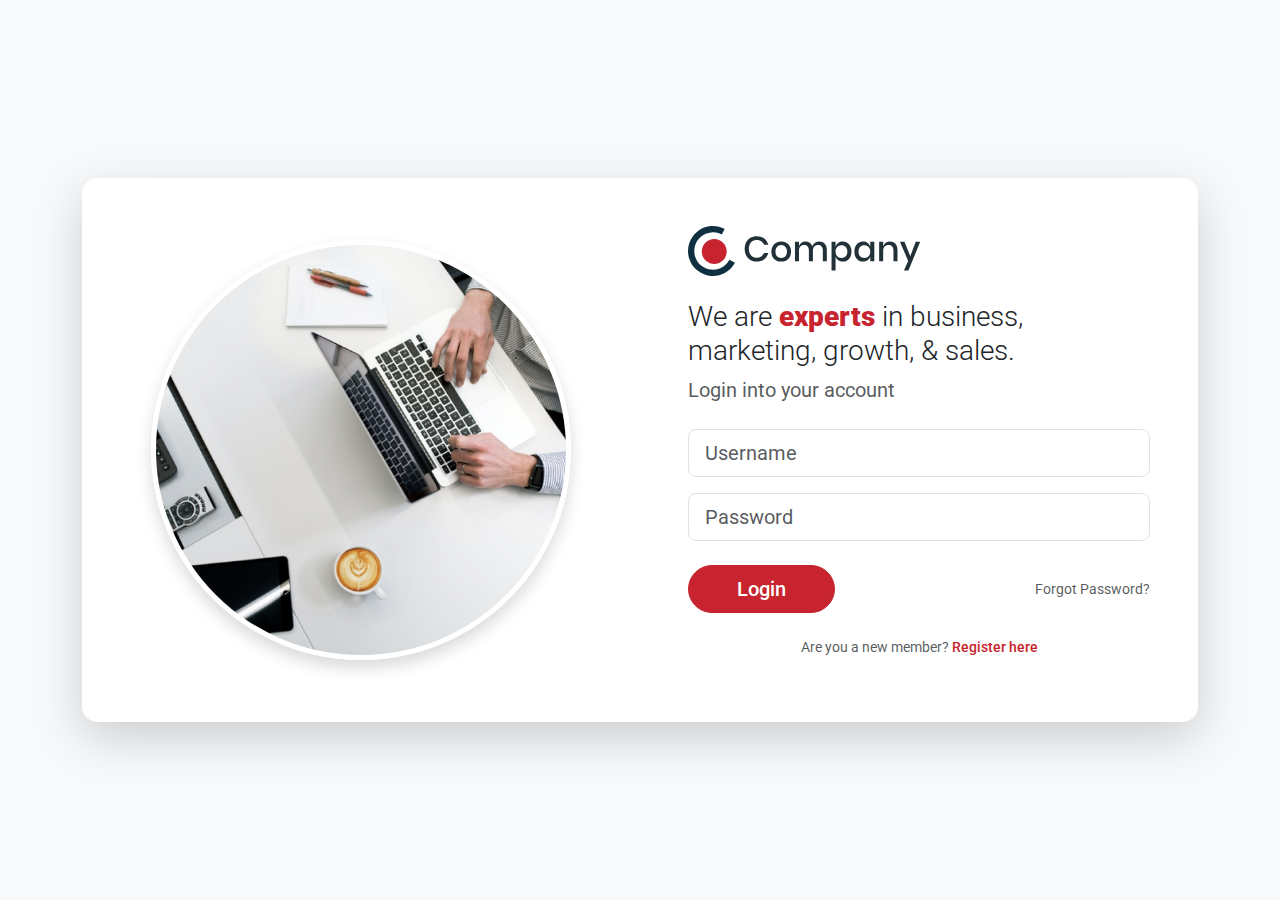
<file: HTML-TrainingAssignment/index.html>
<!DOCTYPE html>
<html lang="en">

<head>
    <meta charset="UTF-8">
    <meta name="viewport" content="width=device-width, initial-scale=1.0">
    <title>Login Page</title>

    <link href="https://cdn.jsdelivr.net/npm/bootstrap@5.3.3/dist/css/bootstrap.min.css" rel="stylesheet">

    <link href="https://fonts.googleapis.com/css2?family=Roboto:wght@300;400;500;700;900&display=swap" rel="stylesheet">

    <link rel="stylesheet" href="css/style.css">
</head>

<body>

    <div class="login-wrapper min-vh-100 d-flex align-items-center bg-light">
        <div class="container">
            <div class="row g-0 shadow-lg rounded-4 overflow-hidden">

                <div
                    class="col-lg-6 bg-white d-flex align-items-center justify-content-center p-4 p-md-5 order-lg-1 order-1">
                    <div class="hero-image-wrapper">
                        <img src="./images/hero-image.png" alt="Business professional"
                            class="img-fluid rounded-circle border border-5 border-white shadow">
                    </div>
                </div>

                <div class="col-lg-6 bg-white d-flex align-items-sm-center p-4 p-md-5 order-lg-2 order-2 ">
                    <div class="w-100">
                        <div class="text-icon-wrapper">
                            <img src="./images/logo.svg" alt="Company Logo" class="mb-4" height="50">

                            <h1 class="fw-light fs-3 text-dark mb-2 ">
                                We are <span class="fw-black text-danger">experts</span> in business,<br>
                                marketing, growth, & sales.
                            </h1>

                        </div>

                        <p class="text-muted fs-5 mb-4">Login into your account</p>
                        <form>
                            <div class="mb-3">
                                <input type="text" class="form-control form-control-lg" placeholder="Username" required>
                            </div>
                            <div class="mb-4">
                                <input type="password" class="form-control form-control-lg" placeholder="Password"
                                    required>
                            </div>

                            <div
                                class="d-flex flex-column flex-sm-row justify-content-between align-items-sm-center gap-3 mb-4">
                                <button type="submit" class="btn btn-danger btn-lg rounded-pill px-5 fw-medium">
                                    Login
                                </button>
                                <a href="#" class="text-muted text-decoration-none small">Forgot Password?</a>
                            </div>

                            <p class="text-center text-muted small">
                                Are you a new member? <a href="#"
                                    class="text-danger text-decoration-none fw-medium">Register here</a>
                            </p>
                        </form>
                    </div>
                </div>
            </div>
        </div>
    </div>

    <script src="./js/bootstrap.bundle.min.js"></script>
</body>

</html>
</file>
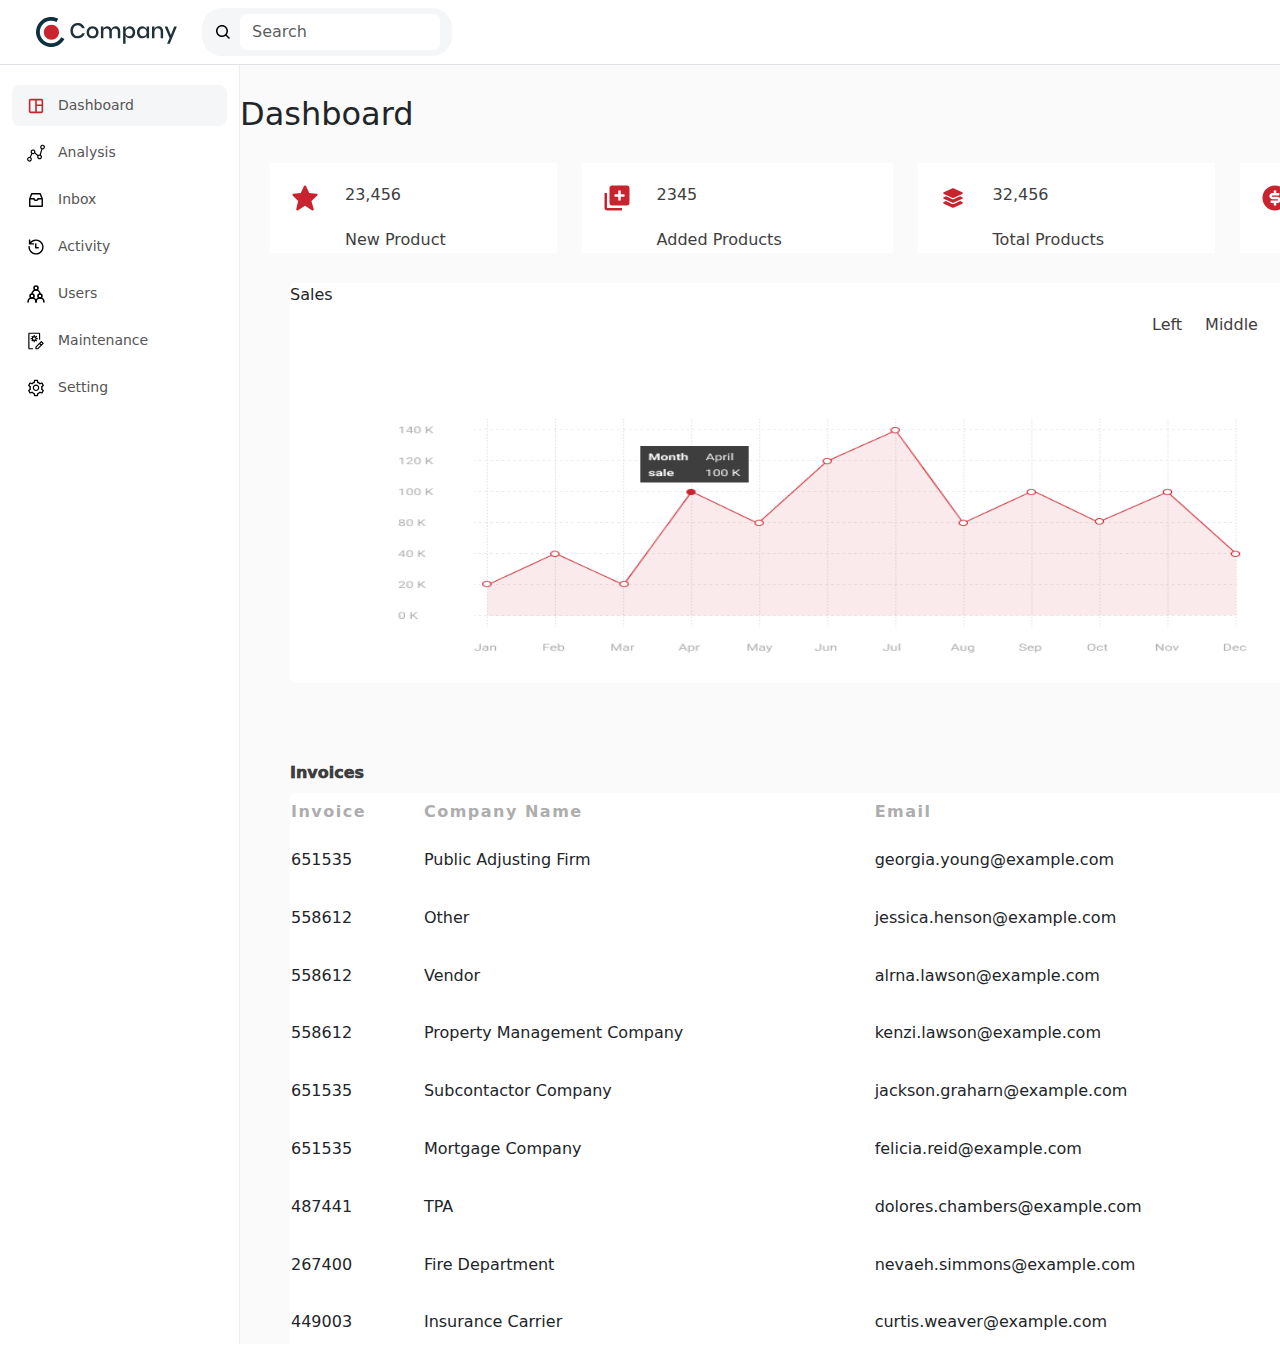
<file: HTML Training Assignment/check.html>
<!doctype html>
<html lang="en">

<head>
  <meta charset="utf-8">
  <meta name="viewport" content="width=device-width, initial-scale=1">
  <link rel="stylesheet" href="./css/style1.css">
  <link href="https://cdn.jsdelivr.net/npm/bootstrap@5.3.8/dist/css/bootstrap.min.css" rel="stylesheet">

  <title>Navbar</title>
  <script defer src="https://cdn.jsdelivr.net/npm/bootstrap@5.3.8/dist/js/bootstrap.bundle.min.js"></script>

</head>

<body>

  <nav class="navbar navbar-expand-lg bg-white border-bottom px-4">
    <div class="container-fluid">


      <div class="d-flex align-items-center gap-3">
        <button class="navbar-toggler" type="button" data-bs-toggle="collapse" data-bs-target="#navbarNav">
          <span class="navbar-toggler-icon"></span>
        </button>

        <a href="#"> <img src="./images/header-logo.svg" alt="logo" height="30"></a>

      </div>


      <div class="collapse navbar-collapse" id="navbarNav">
        <form class="d-flex align-items-center ms-4 search-box">
          <img src="./images/search-icon.svg" alt="!" height="18" class="me-2">
          <input class="form-control border-0 shadow-none" type="search" placeholder="Search">
        </form>


        <ul class="navbar-nav ms-auto align-items-center gap-4">
          <li class="nav-item position-relative">
            <img src="./images/notification-icon.svg" alt="!" height="22">
            <span class="notification-dot"></span>
          </li>

          <li class="nav-item dropdown">
            <a class="nav-link dropdown-toggle d-flex align-items-center gap-2" href="#" role="button"
              data-bs-toggle="dropdown">
              <img src="./images/profile.png" alt="!" height="32" class="rounded-circle">
              <span>John Doe</span>
            </a>
            <ul class="dropdown-menu dropdown-menu-end">
              <li><a class="dropdown-item" href="#">My Profile</a></li>
              <li><a class="dropdown-item" href="#">Log Out</a></li>
            </ul>
          </li>
        </ul>
      </div>

    </div>
  </nav>
  <div class="layout">
    <aside class="sidebar">
      <ul class="sidebar-menu">
        <li class="active">
          <img src="./images/dashboard-active.svg" alt="!">
          <span>Dashboard</span>
        </li>
        <li>
          <img src="./images/graph-default.svg" alt="!">
          <span>Analysis</span>
        </li>
        <li>
          <img src="./images/inbox-default.svg" alt="!">
          <span>Inbox</span>
        </li>
        <li>
          <img src="./images/clock-default.svg" alt="!">
          <span>Activity</span>
        </li>
        <li>
          <img src="./images/user-default.svg" alt="!">
          <span>Users</span>
        </li>
        <li>
          <img src="./images/maintenance-default.svg" alt="!">
          <span>Maintenance</span>
        </li>
        <li>
          <img src="./images/setting-default.svg" alt="!">
          <span>Setting</span>
        </li>
      </ul>
    </aside>
    <main>
      <div class="top-heading">
        <h2>Dashboard</h2>
      </div>
      <div class="market-numbers">
        <div class="mar12">
          <div>
          <img src="./images/star.svg" alt="!">
        </div>
        <div class="mar123">
          <p>23,456</p>
          <p>New Product</p>
        </div>
        </div>
        <div class="mar12">
          <div>
          <img src="./images/new-product.svg" alt="!">
        </div>
        <div class="mar123">
          <p>2345</p>
          <p>Added Products</p>
        </div>
        </div>
        <div class="mar12">
          <div>
          <img src="./images/total-product.svg" alt="!">
        </div>
        <div class="mar123">
          <p>32,456</p>
          <p>Total Products</p>
        </div>
        </div>
        <div class="mar12">
          <div>
          <img src="./images/dollar-filled.svg" alt="">
        </div>
          <div class="mar123">
            <p>5678</p>
            <p>Today's Sales</p>
          </div>
        </div>
        <div class="mar12">
          <div>
          <img src="./images/money-bag.svg" alt="!">
        </div>
        <div class="mar123">
          <p>3,35,342</p>
          <p>Total Sale</p>
        </div>
        </div>
      </div>
      <div class="charts">
        <div class="chart1">
          <span>Sales</span>
          <div class="btn-group" role="group" aria-label="Basic example" style="margin-left: 850px;">
            <button type="button" class="btn btn-secondary">Left</button>
            <button type="button" class="btn btn-secondary">Middle</button>
            <button type="button" class="btn btn-secondary">Right</button>
          </div>
          
          <img src="./images/data-graph.png" alt="!">
        </div>
        <div class="chart2">
          <p>Sales By Country</p>
          <img src="./images/pie-chart.svg" alt="!">
        </div>
      </div>
      <table>
        <caption
          style="text-align:left; caption-side: top; font-weight: 1000;  font-size: medium; letter-spacing: 0px;   color: #3E3E3E;">
          Invoices</caption>
        <tr>
          <th>Invoice</th>
          <th>Company Name</th>
          <th>Email</th>
          <th>Due Date</th>
          <th>Status</th>
          <th>Amount</th>
        </tr>
        <tr>
          <td>651535</td>
          <td>Public Adjusting Firm</td>
          <td>georgia.young@example.com</td>
          <td>24 May,2020</td>
          <td><button type="button" class="btn btn-outline-success">Paid</button></td>
          <td>$45,800</td>
        </tr>
        <tr>
          <td>558612</td>
          <td>Other</td>
          <td>jessica.henson@example.com</td>
          <td>24 May,2020</td>
          <td><button type="button" class="btn btn-outline-success">Paid</button></td>
          <td>$98,000</td>
        </tr>
        <tr>
          <td>558612</td>
          <td>Vendor</td>
          <td>alrna.lawson@example.com</td>
          <td>8 Sep,2020</td>
          <td><button type="button" class="btn btn-outline-success">Paid</button></td>
          <td>$20,900</td>
        </tr>
        <tr>
          <td>558612</td>
          <td>Property Management Company</td>
          <td>kenzi.lawson@example.com</td>
          <td>22 Oct,2020</td>
          <td><button type="button" class="btn btn-outline-success">Paid</button></td>
          <td>$10,570</td>
        </tr>
        <tr>
          <td>651535</td>
          <td>Subcontactor Company</td>
          <td>jackson.graharn@example.com</td>
          <td>1 Feb,2020</td>
          <td><button type="button" class="btn btn-outline-danger">Failed</button></td>
          <td>$10,200</td>
        </tr>
        <tr>
          <td>651535</td>
          <td>Mortgage Company</td>
          <td>felicia.reid@example.com</td>
          <td>22 Oct,2020</td>
          <td> <button type="button" class="btn btn-outline-secondary">Pending</button></td>
          <td>$12,600</td>
        </tr>
        <tr>
          <td>487441</td>
          <td>TPA</td>
          <td>dolores.chambers@example.com</td>
          <td>21 Sep,2020</td>
          <td><button type="button" class="btn btn-outline-success">Paid</button></td>
          <td>$11,170</td>
        </tr>
        <tr>
          <td>267400</td>
          <td>Fire Department</td>
          <td>nevaeh.simmons@example.com</td>
          <td>17 Oct,2020</td>
          <td><button type="button" class="btn btn-outline-danger">Failed</button></td>
          <td>$28,000</td>
        </tr>
        <tr>
          <td>449003</td>
          <td>Insurance Carrier</td>
          <td>curtis.weaver@example.com</td>
          <td>21 Sep,2020</td>
          <td><button type="button" class="btn btn-outline-success">Paid</button></td>
          <td>$10,000</td>
        </tr>
      </table>
    </main>

  </div>
</body>

</html>
</file>
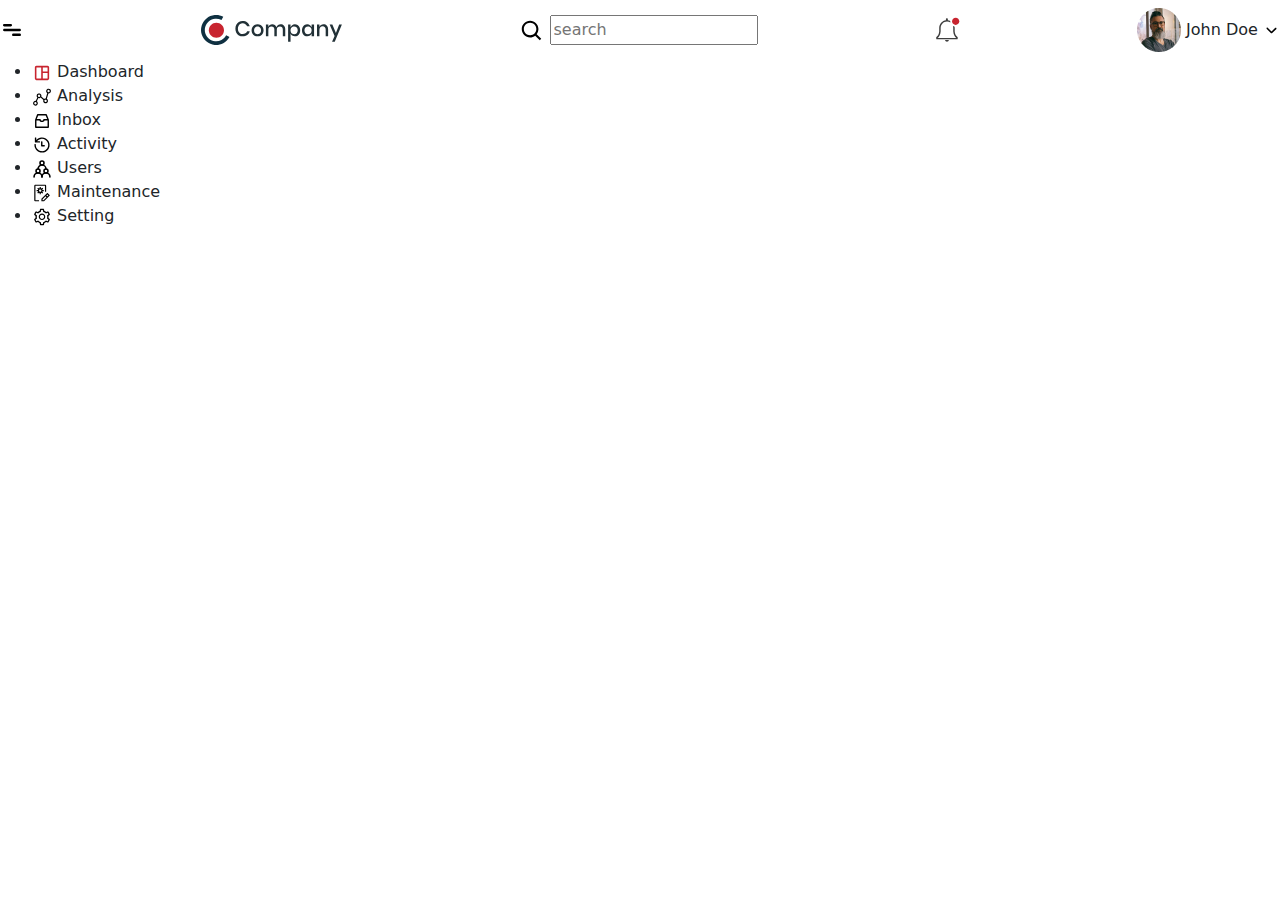
<file: HTML Training Assignment/dashboard.html>
<!DOCTYPE html>
<html lang="en">

<head>
    <meta charset="UTF-8">
    <meta name="viewport" content="width=device-width, initial-scale=1.0">
    <title>Dashboard</title>
    <link rel="stylesheet" href="./css/bootstrap.min.css">
</head>

<body>
    <div class="dashboard">

        <header class="navbar">
            <div class="menu#">
                <img src="./images/menu-bar.svg" alt="@">
            </div>
            <div class="logo">
                <img src="./images/header-logo.svg" alt="#">
            </div>
            <div class="search">
                <img src="./images/search-icon.svg" alt="$" height="25px" width="25px">
                <input type="text" placeholder="search">
            </div>
            <div class="notification1">
                <img src="./images/notification-icon.svg" alt="^">
            </div>
            <div class="profile">
                <img src="./images/profile.png" alt="*">
                <span>John Doe</span>
                <img src="./images/downward-arrow.svg" alt="&">
            </div>

        </header>
        <aside class="sidebar">
            <ul>
                <li>
                    <img src="./images/dashboard-active.svg" alt="" height="20px" width="20px">
                    <span>Dashboard</span>
                </li>
                <li>
                    <img src="./images/graph-default.svg" alt="" height="20px" width="20px">
                    <span>Analysis</span>
                </li>
                <li>
                    <img src="./images/inbox-default.svg" alt="" height="20px" width="20px">
                    <span>Inbox</span>
                </li>
                <li>
                    <img src="./images/clock-default.svg" alt="" height="20px" width="20px">
                    <span>Activity</span>
                </li>
                <li>
                    <img src="./images/user-default.svg" alt="" width="20px" height="20px">
                    <span>Users</span>
                </li>
                <li>
                    <img src="./images/maintenance-default.svg" alt="" height="20px" width="20px">
                    <span>Maintenance</span>
                </li>
                <li>
                    <img src="./images/setting-default.svg" alt="" height="20px" height="20px">
                    <span>Setting</span>
                </li>
            </ul>
        </aside>


    </div>

</body>

</html>
</file>
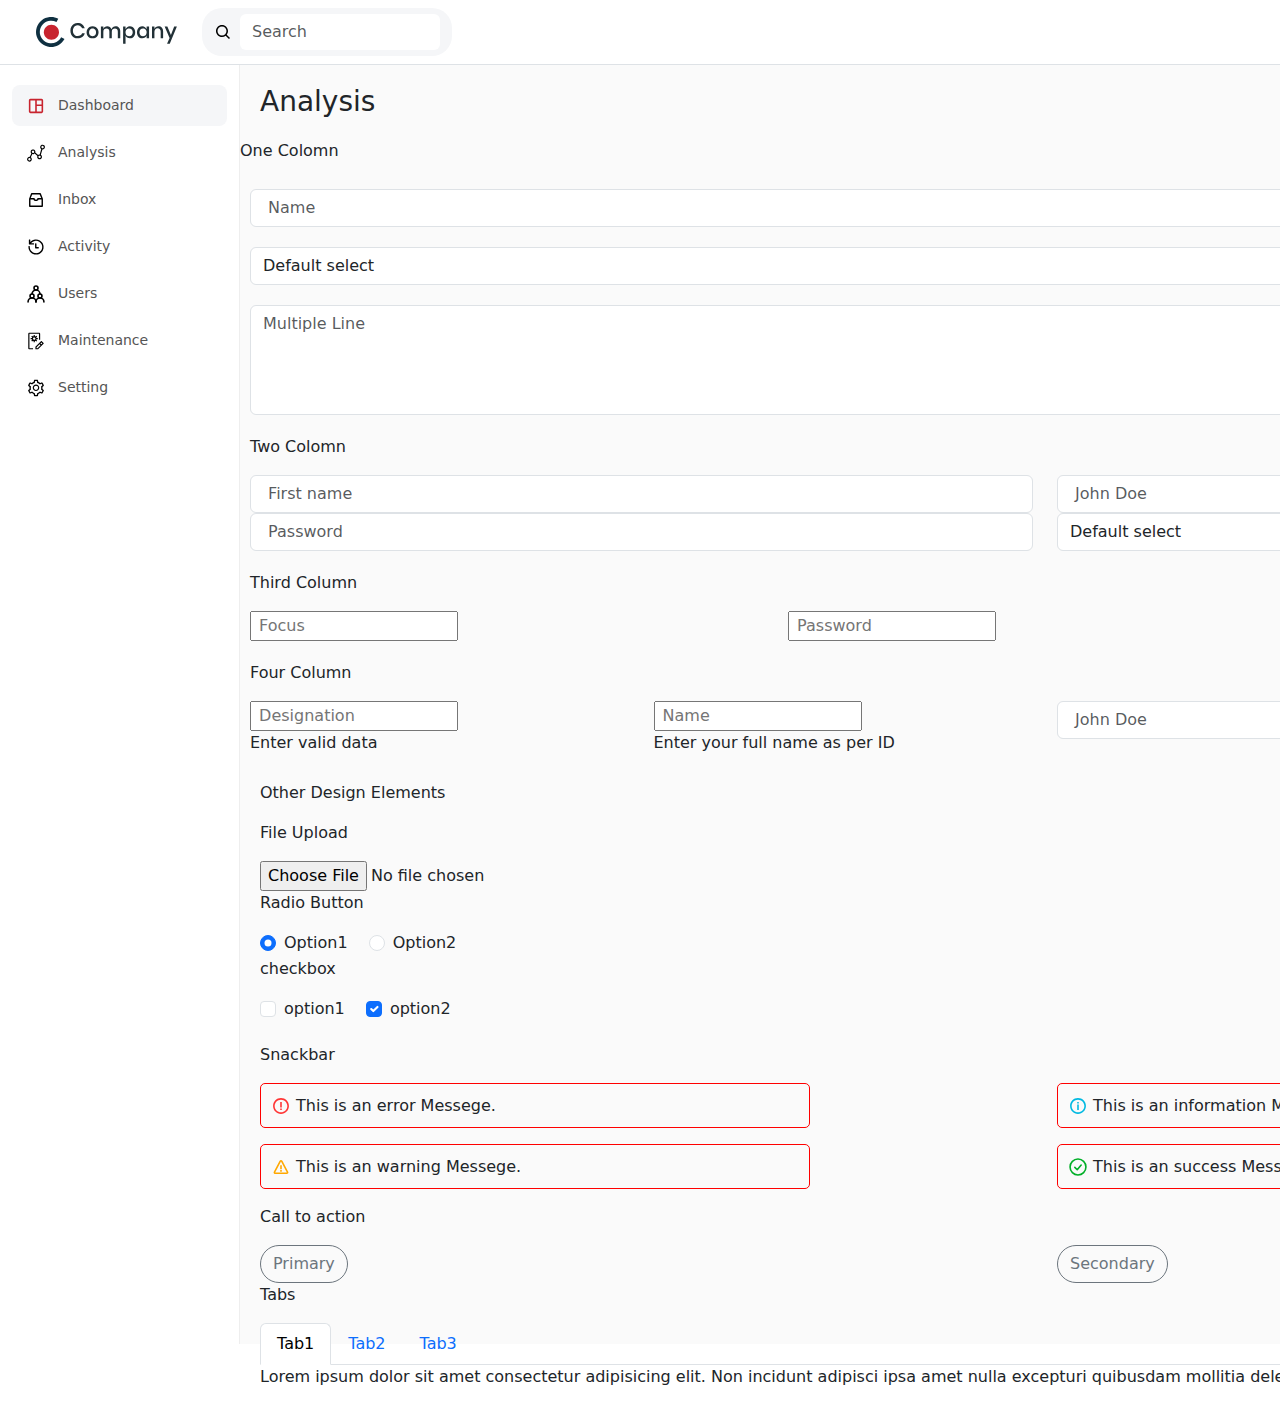
<file: HTML Training Assignment/innerpage.html>
<!DOCTYPE html>
<html lang="en">

<head>
    <meta charset="UTF-8">
    <meta name="viewport" content="width=device-width, initial-scale=1.0">
    <title>innerpage</title>
    <link rel="stylesheet" href="./css/style1.css">
    <link href="https://cdn.jsdelivr.net/npm/bootstrap@5.3.8/dist/css/bootstrap.min.css" rel="stylesheet">
    <script defer src="https://cdn.jsdelivr.net/npm/bootstrap@5.3.8/dist/js/bootstrap.bundle.min.js"></script>
</head>

<body>
    <nav class="navbar navbar-expand-lg bg-white border-bottom px-4">
        <div class="container-fluid">


            <div class="d-flex align-items-center gap-3">
                <button class="navbar-toggler" type="button" data-bs-toggle="collapse" data-bs-target="#navbarNav">
                    <span class="navbar-toggler-icon"></span>
                </button>

                <a href="#"> <img src="./images/header-logo.svg" alt="logo" height="30"></a>

            </div>


            <div class="collapse navbar-collapse" id="navbarNav">
                <form class="d-flex align-items-center ms-4 search-box">
                    <img src="./images/search-icon.svg" alt="!" height="18" class="me-2">
                    <input class="form-control border-0 shadow-none" type="search" placeholder="Search">
                </form>


                <ul class="navbar-nav ms-auto align-items-center gap-4">
                    <li class="nav-item position-relative">
                        <img src="./images/notification-icon.svg" alt="!" height="22">
                        <span class="notification-dot"></span>
                    </li>

                    <li class="nav-item dropdown">
                        <a class="nav-link dropdown-toggle d-flex align-items-center gap-2" href="#" role="button"
                            data-bs-toggle="dropdown">
                            <img src="./images/profile.png" alt="!" height="32" class="rounded-circle">
                            <span>John Doe</span>
                        </a>
                        <ul class="dropdown-menu dropdown-menu-end">
                            <li><a class="dropdown-item" href="#">My Profile</a></li>
                            <li><a class="dropdown-item" href="#">Log Out</a></li>
                        </ul>
                    </li>
                </ul>
            </div>

        </div>
    </nav>
    <div class="layout">
        <aside class="sidebar">
            <ul class="sidebar-menu">
                <li class="active">
                    <img src="./images/dashboard-active.svg" alt="!">
                    <span>Dashboard</span>
                </li>
                <li>
                    <img src="./images/graph-default.svg" alt="!">
                    <span>Analysis</span>
                </li>
                <li>
                    <img src="./images/inbox-default.svg" alt="!">
                    <span>Inbox</span>
                </li>
                <li>
                    <img src="./images/clock-default.svg" alt="!">
                    <span>Activity</span>
                </li>
                <li>
                    <img src="./images/user-default.svg" alt="!">
                    <span>Users</span>
                </li>
                <li>
                    <img src="./images/maintenance-default.svg" alt="!">
                    <span>Maintenance</span>
                </li>
                <li>
                    <img src="./images/setting-default.svg" alt="!">
                    <span>Setting</span>
                </li>
            </ul>
        </aside>

        <main>
            <h3 id="innermain">Analysis</h3>
            <div class="form-module">
                <form>
                    <p>One Colomn</p>
                    <div class="form-group">

                        <input type="text" class="form-control" id="exampleFormControlInput1" placeholder=" Name">
                    </div>
                    <div class="form-group">
                        <select class="form-control">
                            <option>Default select</option>
                            <option>Default select</option>
                            <option>Default select</option>

                        </select>
                    </div>

                    <div class="form-group">

                        <textarea class="form-control" id="exampleFormControlTextarea1" rows="4"
                            placeholder="Multiple Line"></textarea>
                    </div>
                    <div class="form-group">
                        <p>Two Colomn</p>
                        <div class="row">
                            <div class="col">
                                <input type="text" class="form-control" placeholder=" First name">
                            </div>
                            <div class="col">

                                <input type="text" class="form-control" placeholder=" John Doe">

                            </div>
                        </div>
                        <div class="row">
                            <div class="col">
                                <input type="password" class="form-control" placeholder=" Password">
                            </div>
                            <div class="col">
                                <select class="form-control">
                                    <option>Default select</option>
                                    <option>Default select</option>
                                    <option>Default select</option>

                                </select>
                            </div>
                        </div>
                    </div>
                    <div class="form-group">
                        <p>Third Column</p>
                        <div class="row">
                            <div class="col">
                                <input type="text" placeholder=" Focus">
                            </div>
                            <div class="col">
                                <input type="password" name="!" id="h!" placeholder=" Password">
                            </div>
                            <div class="col">
                                <input type="text" name="!" id="h1!" placeholder=" John Doe" disabled
                                    style="border-style: dotted;">
                            </div>
                        </div>
                    </div>
                    <div class="form-group">
                        <p>Four Column</p>
                        <div class="row">
                            <div class="col">
                                <input type="text" placeholder=" Designation">
                                <p class="help-block">Enter valid data</p>
                            </div>
                            <div class="col">
                                <input type="text" placeholder=" Name">
                                <p class="help-block">Enter your full name as per ID</p>
                            </div>
                            <div class="col">

                                <input type="text" class="form-control" placeholder=" John Doe">

                            </div>
                            <div class="col">
                                <select class="form-control">
                                    <option>Default select</option>
                                    <option>Default select</option>
                                    <option>Default select</option>

                                </select>
                            </div>
                        </div>
                        <div class="form-group">
                            <p>Other Design Elements</p>
                            <p>File Upload</p>
                            <input type="file" name="file" id="fileu">
                            <p>Radio Button</p>
                            <div class="form-check form-check-inline">
                                <input class="form-check-input" type="radio" name="inlineRadioOptions" id="inlineRadio1"
                                    value="option1" checked>
                                <label class="form-check-label" for="inlineRadio1">Option1</label>
                            </div>
                            <div class="form-check form-check-inline">
                                <input class="form-check-input" type="radio" name="inlineRadioOptions" id="inlineRadio2"
                                    value="option2">
                                <label class="form-check-label" for="inlineRadio2">Option2</label>
                            </div>
                            <p>checkbox</p>
                            <div class="form-check form-check-inline">
                                <input class="form-check-input" type="checkbox" id="inlineCheckbox1" value="option1">
                                <label class="form-check-label" for="inlineCheckbox1">option1</label>
                            </div>
                            <div class="form-check form-check-inline">
                                <input class="form-check-input" type="checkbox" id="inlineCheckbox2" value="option2"
                                    checked>
                                <label class="form-check-label" for="inlineCheckbox2">option2</label>
                            </div>


                        </div>
                        <div class="form-group">
                            <p>Snackbar</p>
                            <div class="form-snackbar">
                                <div class="row">
                                    <div class="col">
                                        <p> <img src="./images/error-icon.svg" alt="!"> This is an error Messege.</p>
                                    </div>
                                    <div class="col">
                                        <p> <img src="./images/info-icon.svg" alt="!"> This is an information Messege.
                                        </p>
                                    </div>
                                </div>
                                <div class="row">
                                    <div class="col">
                                        <p> <img src="./images/warning-icon.svg" alt="!"> This is an warning Messege.
                                        </p>
                                    </div>
                                    <div class="col">
                                        <p> <img src="./images/success-icon.svg" alt="!"> This is an success Messege.
                                        </p>
                                    </div>
                                </div>
                            </div>
                            <div class="actionc">
                            <p>Call to action</p>
                            <div class="row">
                                <div class="col">
                                    <button type="button" class="btn btn-outline-secondary">Primary</button>
                                </div>  
                                <div class="col">
                                    <button type="button" class="btn btn-outline-secondary">Secondary</button>
                                </div>
                            </div>
                        </div>
                            <p>Tabs</p>
                            <nav>
                                <div class="nav nav-tabs" id="nav-tab" role="tablist">
                                  <button class="nav-link active" id="nav-home-tab" data-bs-toggle="tab" data-bs-target="#nav-home" type="button" role="tab" aria-controls="nav-home" aria-selected="true">Tab1</button>
                                  <button class="nav-link" id="nav-profile-tab" data-bs-toggle="tab" data-bs-target="#nav-profile" type="button" role="tab" aria-controls="nav-profile" aria-selected="false">Tab2</button>
                                  <button class="nav-link" id="nav-contact-tab" data-bs-toggle="tab" data-bs-target="#nav-contact" type="button" role="tab" aria-controls="nav-contact" aria-selected="false">Tab3</button>
                                </div>
                              </nav>
                              <div class="tab-content" id="nav-tabContent">
                                <div class="tab-pane fade show active" id="nav-home" role="tabpanel" aria-labelledby="nav-home-tab">Lorem ipsum dolor sit amet consectetur adipisicing elit. Non incidunt adipisci ipsa amet nulla excepturi quibusdam mollitia delectus sit natus.</div>
                                <div class="tab-pane fade" id="nav-profile" role="tabpanel" aria-labelledby="nav-profile-tab">Lorem ipsum dolor sit amet, consectetur adipisicing elit. Architecto odit quis ut voluptatibus. Praesentium inventore dignissimos quas corporis nihil consectetur consequuntur aperiam voluptates nesciunt, animi ullam unde reiciendis possimus ad!

                                </div>
                                <div class="tab-pane fade" id="nav-contact" role="tabpanel" aria-labelledby="nav-contact-tab">Lorem ipsum dolor sit amet consectetur adipisicing elit. Aliquam laboriosam dolore corrupti perferendis nam consequuntur quas excepturi asperiores saepe, labore aspernatur corporis esse neque voluptatibus eveniet molestiae optio fuga? Voluptatem commodi sunt deleniti quidem quas ipsum tenetur sint fugiat aspernatur?</div>
                              </div>

                        </div>
                </form>
            </div>
        </main>
    </div>

</body>

</html>
</file>
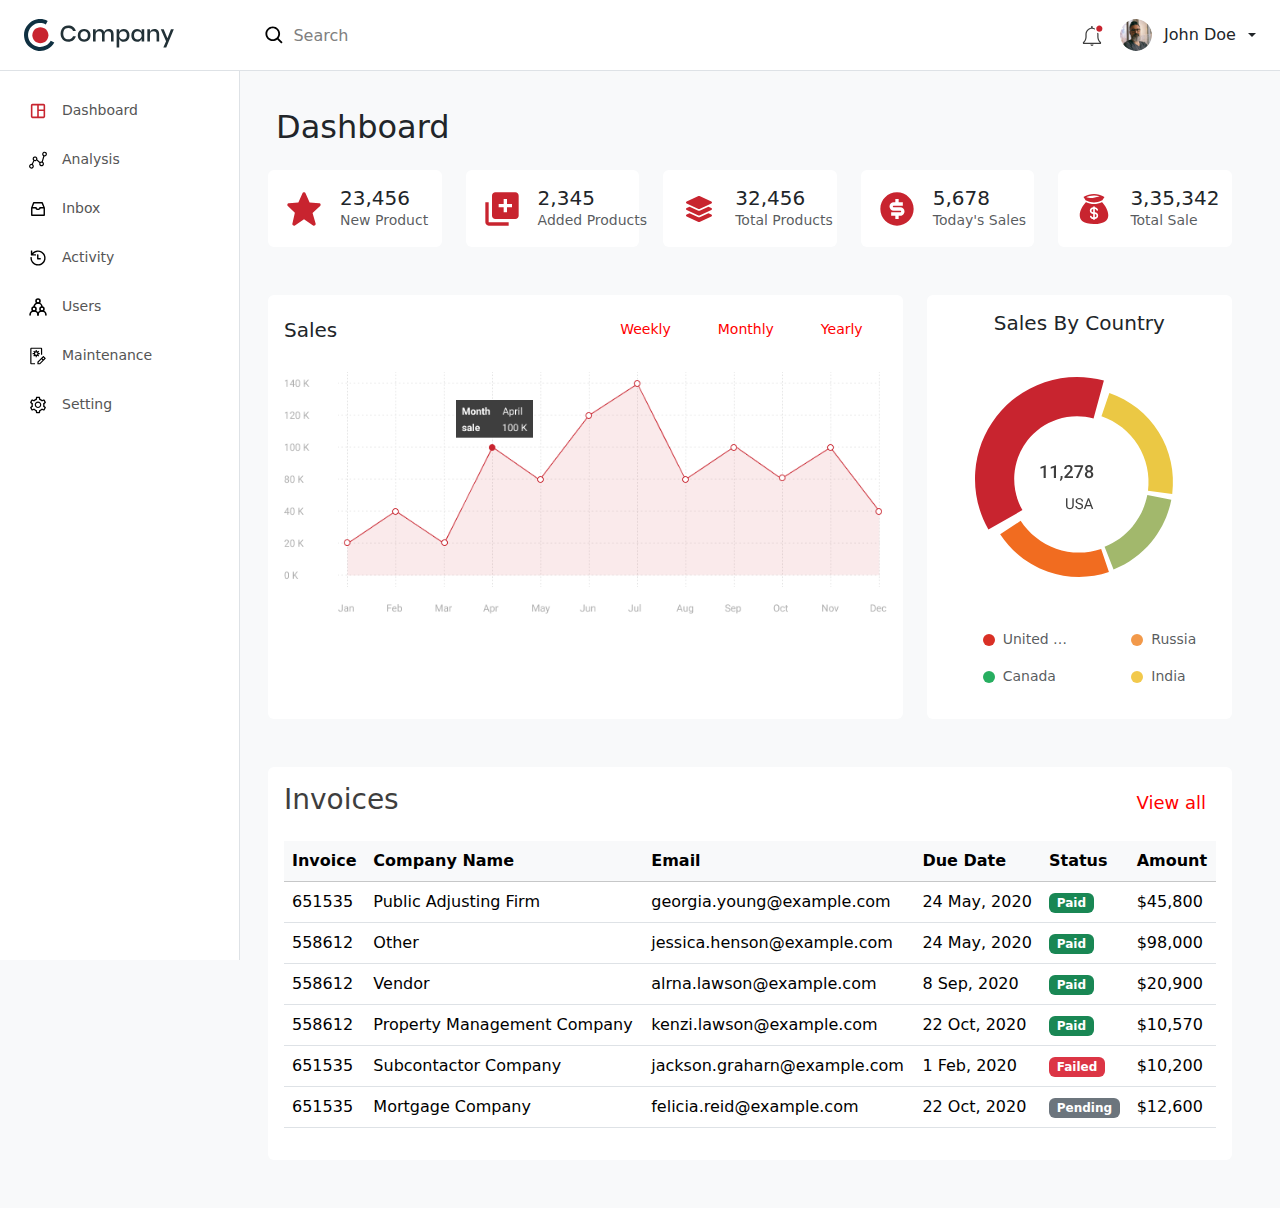
<file: HTML-TrainingAssignment/dashboard.html>
<!doctype html>
<html lang="en">

<head>
  <meta charset="utf-8">
  <meta name="viewport" content="width=device-width, initial-scale=1">
  <title>Dashboard</title>
  <link href="https://cdn.jsdelivr.net/npm/bootstrap@5.3.3/dist/css/bootstrap.min.css" rel="stylesheet"
    integrity="sha384-QWTKZyjpPEjISv5WaRU9OFeRpok6YctnYmDr5pNlyT2bRjXh0JMhjY6hW+ALEwIH" crossorigin="anonymous">
  <link rel="stylesheet" href="./css/style3.css">
  <link rel="shortcut icon" href="./images/favicon.ico" type="image/x-icon">
</head>

<body>

  <nav class="navbar navbar-lg bg-white border-bottom  fixed-top">
    <div class="container-fluid px-4">
  
      <div class="d-flex align-items-center gap-3 gap-lg-4 flex-grow-1">
  
        <button class="btn d-lg-none p-0 border-0" type="button" data-bs-toggle="offcanvas"
          data-bs-target="#sidebarOffcanvas">
          <span class="navbar-toggler-icon"></span>
        </button>
  
        <a href="#" class="navbar-brand py-0 me-0 me-lg-3">
          <img src="./images/header-logo.svg" alt="logo" height="32">
        </a>
  
        <form class="d-none d-md-flex align-items-center search-box flex-grow-1 ms-lg-3"
              style="max-width: 420px;">
          <img src="./images/search-icon.svg" alt="search" height="22" class="ms-3 me-2">
          <input class="form-control border-0 shadow-none bg-transparent m-0 p-0"
                 type="search" placeholder="Search " 
                 style="height: 38px;">
        </form>
      </div>
  
      <div class="d-flex align-items-center gap-3 ms-auto">
  
        <button class="btn p-0 d-md-none" data-bs-toggle="modal" data-bs-target="#searchModal">
          <img src="./images/search-icon.svg" alt="search" height="22">
        </button>
  
        <div class="position-relative">
          <a href="#" class="btn p-0">
            <img src="./images/notification-icon.svg" alt="notifications" height="22">
          </a>
        </div>
  
        <div class="dropdown">
          <a class="dropdown-toggle d-flex align-items-center gap-2 text-dark text-decoration-none" href="#"
            role="button" data-bs-toggle="dropdown" aria-expanded="false">
            <img src="./images/profile.png" alt="profile" class="rounded-circle" height="32">
            <span class="d-none d-sm-inline ms-1">John Doe</span>
          </a>
          <ul class="dropdown-menu dropdown-menu-end">
            <li><a class="dropdown-item" href="#">My Profile</a></li>
            <li><a class="dropdown-item" href="#">Log Out</a></li>
          </ul>
        </div>
  
      </div>
    </div>
  </nav>

  <div class="modal fade.w-100.h-100" id="searchModal" tabindex="-1" aria-labelledby="searchModalLabel"
    aria-hidden="true">
    <div class="modal-dialog modal-dialog-centered">
      <div class="modal-content border-0 shadow">
        <div class="modal-body p-4">
          <form class="d-flex align-items-center search-box mx-auto" style="max-width: 500px;">
            <img src="./images/search-icon.svg" alt="search" height="18" class="me-2">
            <input class="form-control border-0 shadow-none" type="search" placeholder="Search" autofocus>
          </form>
        </div>
      </div>
    </div>
  </div>
  <div class="d-flex main-content"> 

    <aside class="d-none d-lg-block bg-white border-end" style="width: 240px; min-height: 100vh;">
      <ul class="sidebar-menu list-unstyled m-0 pt-4">
        <li >
          <img src="./images/dashboard-active.svg" alt="Dashboard">
          <span><a href="./dashboard.html" style="text-decoration: none; color: #555;">Dashboard</a></span>
        </li>
        <li >
          <img src="./images/graph-default.svg" alt="Analysis">
          <span><a href="./innerpage1.html" style="text-decoration: none; color: #555;">Analysis</a></span>
        </li>
        <li>
          <img src="./images/inbox-default.svg" alt="Inbox">
          <span>Inbox</span>
        </li>
        <li>
          <img src="./images/clock-default.svg" alt="Activity">
          <span>Activity</span>
        </li>
        <li>
          <img src="./images/user-default.svg" alt="Users">
          <span>Users</span>
        </li>
        <li>
          <img src="./images/maintenance-default.svg" alt="Maintenance">
          <span>Maintenance</span>
        </li>
        <li>
          <img src="./images/setting-default.svg" alt="Setting">
          <span>Setting</span>
        </li>
      </ul>
    </aside>

    <div class="offcanvas offcanvas-start bg-white" tabindex="-1" id="sidebarOffcanvas" style="width: 240px;">
      <div class="offcanvas-header border-bottom">
        <h5 class="offcanvas-title">Menu</h5>
        <button type="button" class="btn-close" data-bs-dismiss="offcanvas" aria-label="Close"></button>
      </div>
      <div class="offcanvas-body p-0">
        <ul class="sidebar-menu list-unstyled m-0 pt-4">
          <li class="active">
            <img src="./images/dashboard-active.svg" alt="Dashboard">
            <span><a href="./dashboard.html" style="text-decoration: none; color: #555;">Dashboard</a></span>
          </li>
          <li>
            <img src="./images/graph-default.svg" alt="Analysis">
            <span><a href="./innerpage1.html" style="text-decoration: none; color: #555;">Analysis</a></span>
          </li>
          <li>
            <img src="./images/inbox-default.svg" alt="Inbox">
            <span>Inbox</span>
          </li>
          <li>
            <img src="./images/clock-default.svg" alt="Activity">
            <span>Activity</span>
          </li>
          <li>
            <img src="./images/user-default.svg" alt="Users">
            <span>Users</span>
          </li>
          <li>
            <img src="./images/maintenance-default.svg" alt="Maintenance">
            <span>Maintenance</span>
          </li>
          <li>
            <img src="./images/setting-default.svg" alt="Setting">
            <span>Setting</span>
          </li>
        </ul>
      </div>
    </div>

    <main class="flex-grow-1 p-4 p-md-5 bg-light">
      <h2 class="innermain mb-4  ms-2 ">Dashboard</h2>

      <div class="row g-4 mb-5 row-cols-2 row-cols-md-3 row-cols-xl-5">
    
        <div class="col">
          <div class="card h-100 ">
            <div class="card-body d-flex align-items-center gap-3">
              <img src="./images/star.svg" alt="" width="40">
              <div class="text-nowrap">
                <h5 class="mb-0">23,456</h5>
                <p class="text-muted mb-0 small">New Product</p>
              </div>
            </div>
          </div>
        </div>
    
        <div class="col">
          <div class="card h-100 ">
            <div class="card-body d-flex align-items-center gap-3">
              <img src="./images/new-product.svg" alt="" width="40">
              <div class="text-nowrap">
                <h5 class="mb-0">2,345</h5>
                <p class="text-muted mb-0 small">Added Products</p>
              </div>
            </div>
          </div>
        </div>
    
        <div class="col">
          <div class="card h-100  ">
            <div class="card-body d-flex align-items-center gap-3">
              <img src="./images/total-product.svg" alt="" width="40">
              <div class="text-nowrap" >
                <h5 class="mb-0">32,456</h5>
                <p class="text-muted mb-0 small">Total Products</p>
              </div>
            </div>
          </div>
        </div>
    
        <div class="col">
          <div class="card h-100  ">
            <div class="card-body d-flex align-items-center gap-3">
              <img src="./images/dollar-filled.svg" alt="" width="40">
              <div class="text-nowrap">
                <h5 class="mb-0">5,678</h5>
                <p class="text-muted mb-0 small">Today's Sales</p>
              </div>
            </div>
          </div>
        </div>
    
        <div class="col">
          <div class="card h-100  ">
            <div class="card-body d-flex align-items-center gap-3">
              <img src="./images/money-bag.svg" alt="" width="40">
              <div class="text-nowrap">
                <h5 class="mb-0">3,35,342</h5>
                <p class="text-muted mb-0 small">Total Sale</p>
              </div>
            </div>
          </div>
        </div>
    
      </div>
      <div class="row g-4 mb-5">
        <div class="col-lg-8">
          <div class="card   h-100">
            <div class="card-body">
              <div class="d-flex justify-content-between align-items-center mb-4">
                <h5 class="mb-0">Sales</h5>
                <div class="btn-group">
                  <button class="btn btn-outline-secondary btn-sm">Weekly</button>
                  <button class="btn btn-outline-secondary btn-sm">Monthly</button>
                  <button class="btn btn-outline-secondary btn-sm">Yearly</button>
                </div>
              </div>
              <img src="./images/data-graph.png" alt="Sales Graph" class="img-fluid">
            </div>
          </div>
        </div>
        <div class="col-lg-4">
          <div class="card   h-100">
            <div class="card-body text-center">
              <h5 class="mb-4">Sales By Country</h5>

              <img src="./images/pie-chart.svg" alt="Pie Chart" class="img-fluid mb-4" style="max-width: 100%;">

              <div class="row justify-content-center gx-4 ">
                <div class="col-6 col-sm-6 mb-3">
                  <div class="legend-item">
                    <div class="legend-color" style="background-color: #d93025;"></div>
                    <span class="small text-muted " style=" overflow: hidden;
                    white-space: nowrap;
                    text-overflow: ellipsis;">United States of America</span>
                  </div>
                </div>
                <div class="col-6 col-sm-6 mb-3">
                  <div class="legend-item">
                    <div class="legend-color" style="background-color: #f2994a;"></div>
                    <span class="small text-muted">Russia</span>
                  </div>
                </div>
                <div class="col-6 col-sm-6 mb-3">
                  <div class="legend-item">
                    <div class="legend-color" style="background-color: #27ae60;"></div>
                    <span class="small text-muted">Canada</span>
                  </div>
                </div>
                <div class="col-6 col-sm-6 mb-3">
                  <div class="legend-item">
                    <div class="legend-color" style="background-color: #f2c94c;"></div>
                    <span class="small text-muted">India</span>
                  </div>
                </div>
              </div>
            </div>
          </div>
        </div>
      </div>

      <div class="card ">
        <div class="card-body">
          <h4 class="mb-4">Invoices <span style=" float: right; margin-right: 10px; font-weight :400;"> <a href="#">View all</a></span>
          </h4>
          <div class="table-responsive">
            <table class="table table-hover align-middle text-nowrap">
              <thead class="table-light">
                <tr>
                  <th>Invoice</th>
                  <th>Company Name</th>
                  <th>Email</th>
                  <th>Due Date</th>
                  <th>Status</th>
                  <th>Amount</th>
                </tr>
              </thead>
              <tbody>
                <tr>
                  <td>651535</td>
                  <td>Public Adjusting Firm</td>
                  <td>georgia.young@example.com</td>
                  <td>24 May, 2020</td>
                  <td><span class="badge bg-success">Paid</span></td>
                  <td>$45,800</td>
                </tr>
                <tr>
                  <td>558612</td>
                  <td>Other</td>
                  <td>jessica.henson@example.com</td>
                  <td>24 May, 2020</td>
                  <td><span class="badge bg-success">Paid</span></td>
                  <td>$98,000</td>
                </tr>
                <tr>
                  <td>558612</td>
                  <td>Vendor</td>
                  <td>alrna.lawson@example.com</td>
                  <td>8 Sep, 2020</td>
                  <td><span class="badge bg-success">Paid</span></td>
                  <td>$20,900</td>
                </tr>
                <tr>
                  <td>558612</td>
                  <td>Property Management Company</td>
                  <td>kenzi.lawson@example.com</td>
                  <td>22 Oct, 2020</td>
                  <td><span class="badge bg-success">Paid</span></td>
                  <td>$10,570</td>
                </tr>
                <tr>
                  <td>651535</td>
                  <td>Subcontactor Company</td>
                  <td>jackson.graharn@example.com</td>
                  <td>1 Feb, 2020</td>
                  <td><span class="badge bg-danger">Failed</span></td>
                  <td>$10,200</td>
                </tr>
                <tr>
                  <td>651535</td>
                  <td>Mortgage Company</td>
                  <td>felicia.reid@example.com</td>
                  <td>22 Oct, 2020</td>
                  <td><span class="badge bg-secondary">Pending</span></td>
                  <td>$12,600</td>
                </tr>
              </tbody>
            </table>
          </div>
        </div>
      </div>
    </main>
  </div>

  </main>

  </div>

  <script src="./js/bootstrap.bundle.min.js"></script>
</body>

</html>
</file>
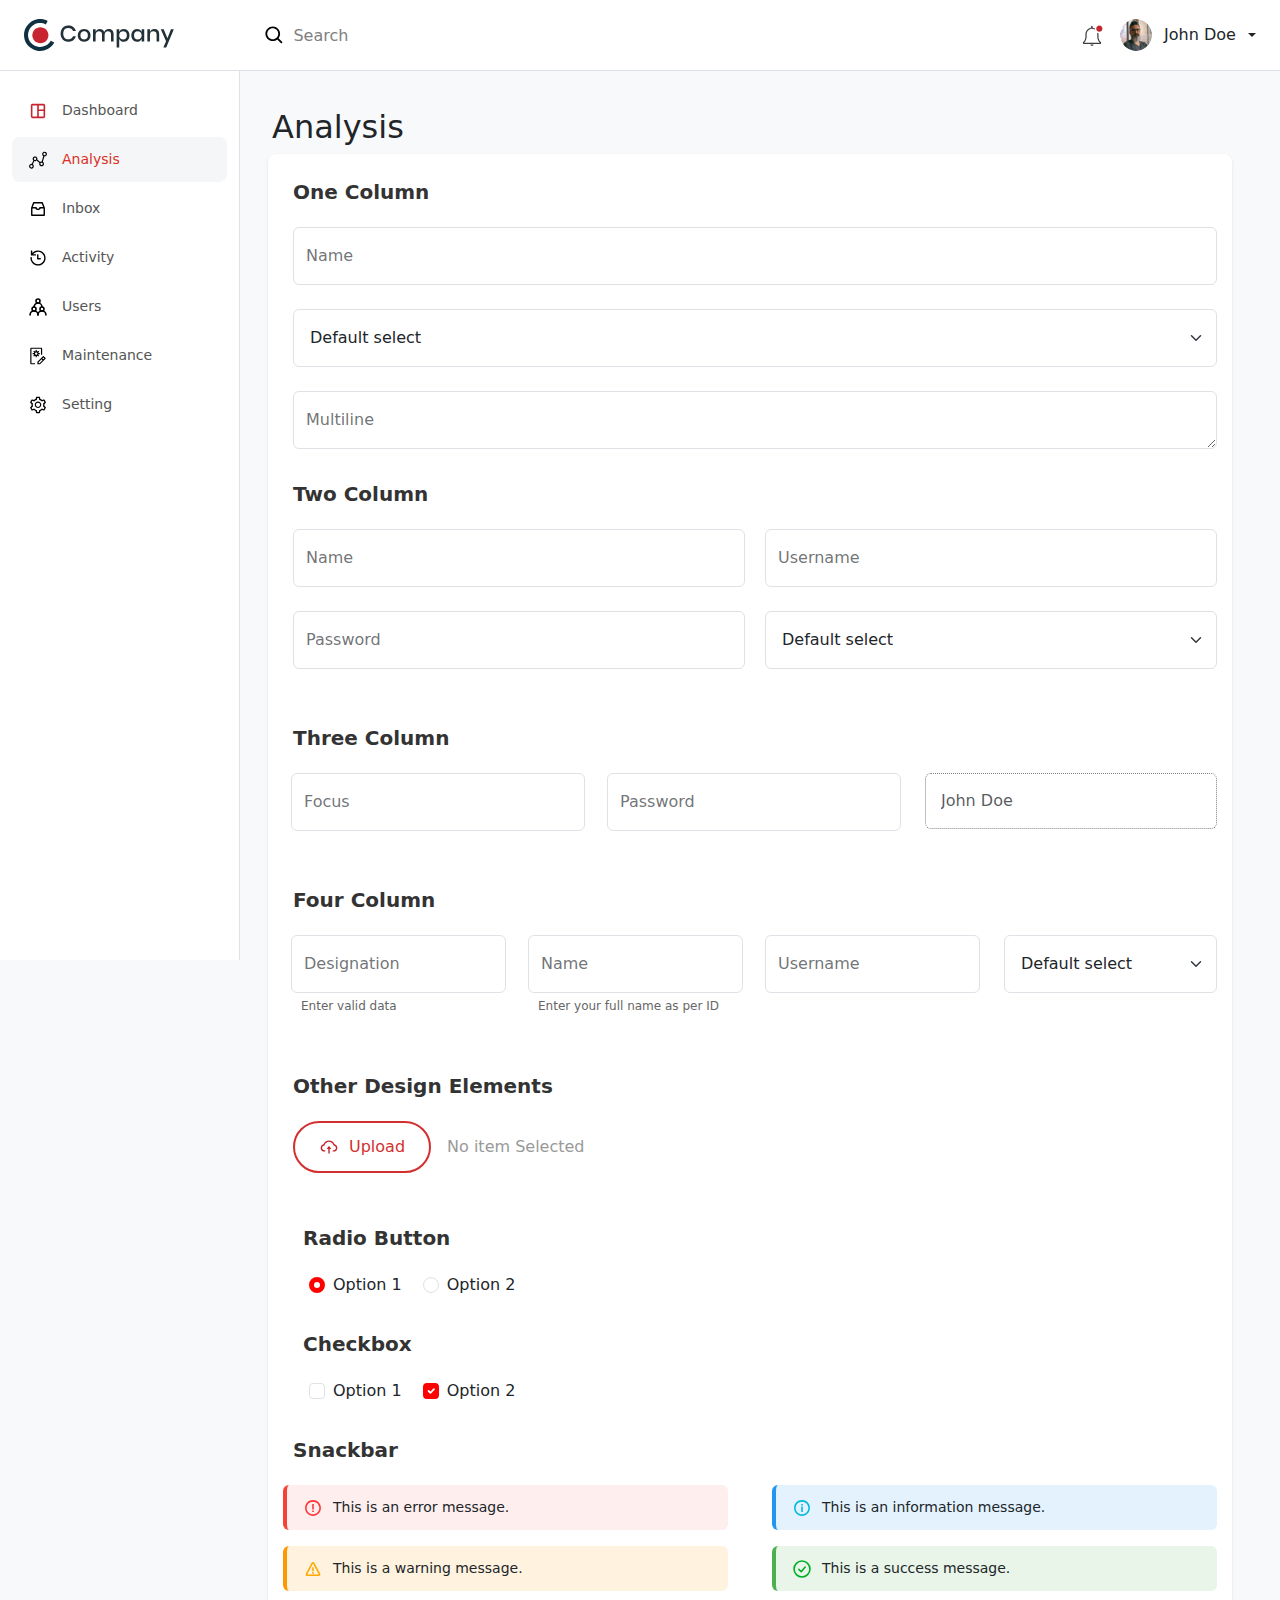
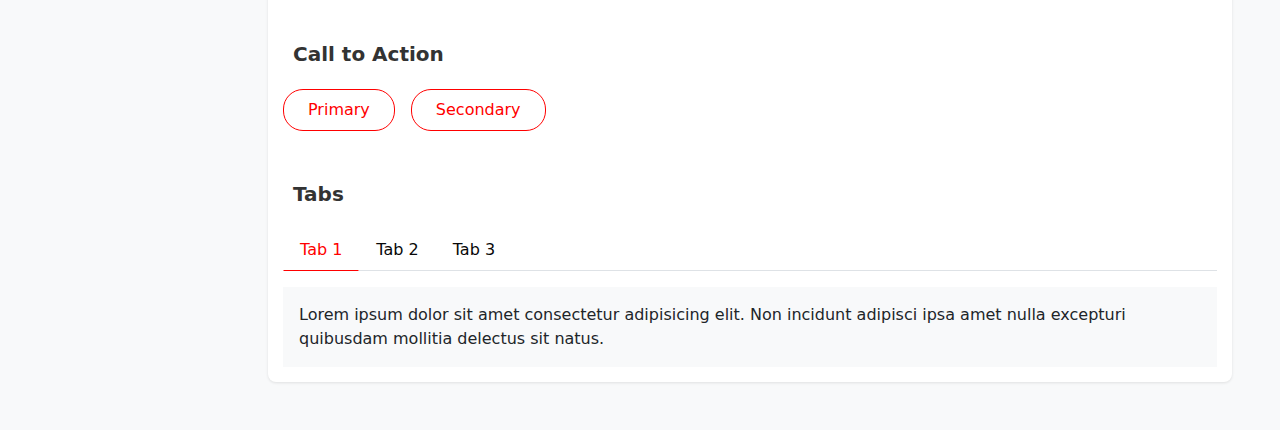
<file: HTML-TrainingAssignment/innerpage1.html>
<!doctype html>
<html lang="en">

<head>
  <meta charset="utf-8">
  <meta name="viewport" content="width=device-width, initial-scale=1">
  <title>Innerpage</title>
  <link href="./css/bootstrap.min.css" rel="stylesheet">
  <link rel="stylesheet" href="./css/style3.css">
  <link rel="shortcut icon" href="./images/favicon.ico" type="image/x-icon">
</head>

<body>

  <nav class="navbar navbar-lg bg-white border-bottom  fixed-top">
    <div class="container-fluid px-4">
  
      <div class="d-flex align-items-center gap-3 gap-lg-4 flex-grow-1">
  
        <button class="btn d-lg-none p-0 border-0" type="button" data-bs-toggle="offcanvas"
          data-bs-target="#sidebarOffcanvas">
          <span class="navbar-toggler-icon"></span>
        </button>
  
        <a href="#" class="navbar-brand py-0 me-0 me-lg-3">
          <img src="./images/header-logo.svg" alt="logo" height="32">
        </a>
  
        <form class="d-none d-md-flex align-items-center search-box flex-grow-1 ms-lg-3"
              style="max-width: 420px;">
          <img src="./images/search-icon.svg" alt="search" height="22" class="ms-3 me-2">
          <input class="form-control border-0 shadow-none bg-transparent m-0 p-0"
                 type="search" placeholder="Search" 
                 style="height: 38px;">
        </form>
      </div>
  
      <div class="d-flex align-items-center gap-3 ms-auto">
  
        <button class="btn p-0 d-md-none" data-bs-toggle="modal" data-bs-target="#searchModal">
          <img src="./images/search-icon.svg" alt="search" height="22">
        </button>
  
        <div class="position-relative">
          <a href="#" class="btn p-0">
            <img src="./images/notification-icon.svg" alt="notifications" height="22">
          </a>
        </div>
  
        <div class="dropdown">
          <a class="dropdown-toggle d-flex align-items-center gap-2 text-dark text-decoration-none" href="#"
            role="button" data-bs-toggle="dropdown" aria-expanded="false">
            <img src="./images/profile.png" alt="profile" class="rounded-circle" height="32">
            <span class="d-none d-sm-inline ms-1">John Doe</span>
          </a>
          <ul class="dropdown-menu dropdown-menu-end">
            <li><a class="dropdown-item" href="#">My Profile</a></li>
            <li><a class="dropdown-item" href="#">Log Out</a></li>
          </ul>
        </div>
  
      </div>
    </div>
  </nav>


  <div class="modal fade.w-100.h-100" id="searchModal" tabindex="-1" aria-labelledby="searchModalLabel"
    aria-hidden="true">
    <div class="modal-dialog modal-dialog-centered">
      <div class="modal-content border-0 shadow">
        <div class="modal-body p-4">
          <form class="d-flex align-items-center search-box mx-auto" style="max-width: 500px;">
            <img src="./images/search-icon.svg" alt="search" height="16" class="me-2">
            <input class="form-control border-0 shadow-none" type="search" placeholder="Search" autofocus>
          </form>
        </div>
      </div>
    </div>
  </div>

  <div class="d-flex main-content">

    <aside class="d-none d-lg-block bg-white border-end" style="width: 240px; min-height: 100vh;">
      <ul class="sidebar-menu list-unstyled m-0 pt-4">
        <li >
          <img src="./images/dashboard-active.svg" alt="Dashboard">
          <span><a href="./dashboard.html" style="text-decoration: none; color: #555;">Dashboard</a></span>
        </li>
        <li class="is-active">
          <img src="./images/graph-default.svg" alt="Analysis">
          <span><a href="./innerpage1.html" style="text-decoration: none; color: #555;">Analysis</a></span>
        </li>
        <li>
          <img src="./images/inbox-default.svg" alt="Inbox">
          <span>Inbox</span>
        </li>
        <li>
          <img src="./images/clock-default.svg" alt="Activity">
          <span>Activity</span>
        </li>
        <li>
          <img src="./images/user-default.svg" alt="Users">
          <span>Users</span>
        </li>
        <li>
          <img src="./images/maintenance-default.svg" alt="Maintenance">
          <span>Maintenance</span>
        </li>
        <li>
          <img src="./images/setting-default.svg" alt="Setting">
          <span>Setting</span>
        </li>
      </ul>
    </aside>

    <div class="offcanvas offcanvas-start bg-white" tabindex="-1" id="sidebarOffcanvas" style="width: 240px;">
      <div class="offcanvas-header border-bottom">
        <h5 class="offcanvas-title">Menu</h5>
        <button type="button" class="btn-close" data-bs-dismiss="offcanvas" aria-label="Close"></button>
      </div>
      <div class="offcanvas-body p-0">
        <ul class="sidebar-menu list-unstyled m-0 pt-4">
          <li >
            <img src="./images/dashboard-active.svg" alt="Dashboard">
            <span><a href="./dashboard.html" style="text-decoration: none; color: #555;">Dashboard</a></span>
          </li>
          <li class="is-active">
            <img src="./images/graph-default.svg" alt="Analysis">
            <span><a href="./innerpage1.html" style="text-decoration: none; color: #555;">Analysis</a></span>
          </li>
          <li>
            <img src="./images/inbox-default.svg" alt="Inbox">
            <span>Inbox</span>
          </li>
          <li>
            <img src="./images/clock-default.svg" alt="Activity">
            <span>Activity</span>
          </li>
          <li>
            <img src="./images/user-default.svg" alt="Users">
            <span>Users</span>
          </li>
          <li>
            <img src="./images/maintenance-default.svg" alt="Maintenance">
            <span>Maintenance</span>
          </li>
          <li>
            <img src="./images/setting-default.svg" alt="Setting">
            <span>Setting</span>
          </li>
        </ul>
      </div>
    </div>

    <main class="flex-grow-1 p-4 p-md-5 bg-light">
      <div id="formhead">
        <h2 class="ms-1 ">Analysis</h2>
      </div>

      <div class="form-module">

        <div class="section-title mt-2  ">One Column</div>

        <div class=" form-floating">
          <input type="text" id="floatingInput1" class="form-control" placeholder="Name">
          <label for="floatingInput1">  Name</label>
        </div>
        <div class=" form-group">
          <select class="form-select" style="padding: 16px;" >
            <option>Default select</option>
            <option>Option 2</option>
            <option>Option 3</option>
          </select>
        </div>
        <div class=" form-floating">
          <textarea id="floatingInput2" class="form-control" rows="4" placeholder="Multiple Line"></textarea>
          <label for="floatingInput2">Multiline</label>
        </div>

        <div class="section-title">Two Column</div>
        <div class=" form-group">
          <div class="row">
            <div class="col-md-6 form-floating"  id="minscreen">
              <input type="text"id="floatingInput3" class="form-control" placeholder="Name">
              <label for="floatingInput3">Name</label>
            </div>
            <div class="col-md-6 form-floating"  id="minscreen">
              <input type="text" id="floatingInput4" class="form-control" placeholder="John Doe">
              <label for="floatingInput4">Username</label>
            </div>
          </div>
          <div class="row  ">    
            <div class="col-md-6  form-floating" id="minscreen">
              <input type="password" id="floatingPassword" class="form-control" placeholder="Password">
              <label for="floatingPassword">Password</label>
            </div>
            <div class="col-md-6 ">
              <select class="form-select" style="padding: 16px;">
                <option>Default select</option>
                <option>Option 2</option>
                <option>Option 3</option>
              </select>
            </div>
          </div>
        </div>

        <div class="section-title">Three Column</div>
        <div class=" form-floating">
          <div class="row">
            <div class="col-md-4 form-floating"  id="minscreen">
              <input type="text"id="floatingInput5" class="form-control" placeholder="Focus">
              <label for="floatingInput5">Focus</label>
            </div>
            <div class="col-md-4 form-floating "  id="minscreen">
              <input type="password" id="floatingPassword1" class="form-control" placeholder="Password">
              <label for="floatingPassword1">Password</label>
            </div>
            <div class="col-md-4 "  id="minscreen"  >
              <input type="text" class="form-control" placeholder="John Doe" disabled style="border:5px solid gray dotted; padding: 15px 0px 15px 15px; ">
            </div>
          </div>
        </div>

        <div class="section-title">Four Column</div>
        <div class=" form-floating">
          <div class="row">
            <div class="col-md-3 mb-3 form-floating">
              <input type="text"id="floatingInput6" class="form-control" placeholder="Designation">
              <label for="floatingInput6">Designation</label>
              <small class="help-block">Enter valid data</small>
            </div>
            <div class="col-md-3 form-floating"  id="minscreen">
              <input type="text" id="floatingInput7" class="form-control" placeholder="Name">
              <label for="floatingInput7">Name</label>
              <small class="help-block">Enter your full name as per ID</small>
            </div>
            <div class="col-md-3 form-floating " id="minscreen">
              <input type="text" id="floatingInput8" class="form-control" placeholder="John Doe">
              <label for="floatingInput8">Username</label>
            </div>
            <div class="col-md-3 "  id="minscreen">
              <select class="form-select" style="padding: 16px;">
                <option> Default select</option>
                <option>Option 2</option>
                <option>Option 3</option>
              </select>
            </div>
          </div>
        </div>

        <div class="section-title">Other Design Elements</div>

        <div class="custom-file-upload">
          <input type="file" id="file-upload" name="file" />
          <label for="file-upload">
            <img src="./images/cloud-upload-icon.svg" alt="Upload icon" class="upload-icon" />
            <span class="upload-text">Upload</span>
          </label>
          <span class="file-name">No item Selected</span>
        </div>

        <div class=" form-group ">
          <label class="form-label section-title">Radio Button</label>
          <div class="ms-3">
            <div class="form-check form-check-inline">
              <input class="form-check-input" type="radio" name="radioOptions" id="radio1" value="option1" checked>
              <label class="form-check-label" for="radio1">Option 1</label>
            </div>
            <div class="form-check form-check-inline">
              <input class="form-check-input" type="radio" name="radioOptions" id="radio2" value="option2">
              <label class="form-check-label" for="radio2">Option 2</label>
            </div>
          </div>
        </div>

        <div class=" form-group">
          <label class="form-label section-title">Checkbox</label>
          <div class="ms-3">
            <div class="form-check form-check-inline">
              <input class="form-check-input" type="checkbox" id="check1" value="option1">
              <label class="form-check-label" for="check1">Option 1</label>
            </div>
            <div class="form-check form-check-inline">
              <input class="form-check-input" type="checkbox" id="check2" value="option2" checked>
              <label class="form-check-label" for="check2">Option 2</label>
            </div>
          </div>
        </div>

        <div class="section-title">Snackbar</div>
        <div class="form-snackbar">
          <div class="row mb-3">
            <div class="col">
              <div class="snackbar-item snackbar-error">
                <img src="./images/error-icon.svg" alt="error" height="20">
                <span>This is an error message.</span>
              </div>
            </div>
            <div class="col">
              <div class="snackbar-item snackbar-info">
                <img src="./images/info-icon.svg" alt="info" height="20">
                <span>This is an information message.</span>
              </div>
            </div>
          </div>
          <div class="row">
            <div class="col">
              <div class="snackbar-item snackbar-warning">
                <img src="./images/warning-icon.svg" alt="warning" height="20">
                <span>This is a warning message.</span>
              </div>
            </div>
            <div class="col">
              <div class="snackbar-item snackbar-success">
                <img src="./images/success-icon.svg" alt="success" height="20">
                <span>This is a success message.</span>
              </div>
            </div>
          </div>
        </div>

        <div class="section-title mt-5">Call to Action</div>
        <div class="d-flex gap-3">
          <button type="button" class="btn btn-outline-secondary">Primary</button>
          <button type="button" class="btn btn-outline-secondary">Secondary</button>
        </div>

        <div class="section-title mt-5">Tabs</div>
        <ul class="nav nav-tabs mb-3" id="myTab">
          <li class="nav-item ">
            <button class="nav-link active " id="tab1-tab" data-bs-toggle="tab" data-bs-target="#tab1" type="button">Tab
              1</button>
          </li>
          <li class="nav-item">
            <button class="nav-link" id="tab2-tab" data-bs-toggle="tab" data-bs-target="#tab2" type="button">Tab
              2</button>
          </li>
          <li class="nav-item">
            <button class="nav-link" id="tab3-tab" data-bs-toggle="tab" data-bs-target="#tab3" type="button">Tab
              3</button>
          </li>
        </ul>
        <div class="tab-content" id="myTabContent">
          <div class="tab-pane fade show active p-3  bg-light" id="tab1">Lorem ipsum dolor sit amet consectetur
            adipisicing elit. Non incidunt adipisci ipsa amet nulla excepturi quibusdam mollitia delectus sit natus.
          </div>
          <div class="tab-pane fade p-3 border bg-light" id="tab2">Lorem ipsum dolor sit amet, consectetur adipisicing
            elit. Architecto odit quis ut voluptatibus...</div>
          <div class="tab-pane fade p-3 border bg-light" id="tab3">Lorem ipsum dolor sit amet consectetur adipisicing
            elit. Aliquam laboriosam dolore corrupti perferendis nam...</div>
        </div>
      </div>
    </main>
  </div>
  <script defer src="./js/bootstrap.bundle.min.js"></script>
  <script src="./js/filehandling.js"></script>
</body>

</html>
</file>
<file: HTML-TrainingAssignment/css/style.css>
body {
    font-family: 'Roboto', sans-serif;
    background: #FAFAFA;
}

.login-wrapper {
    padding: 20px 0;
}

.hero-image-wrapper {
    max-width: 420px;
}

.hero-image-wrapper img {
    width: 100%;
    height: auto;
    object-fit: cover;
    box-shadow: 0 10px 40px rgba(0, 0, 0, 0.1);
}

.btn-danger {
    background-color: #C8242F;
    border-color: #C8242F;
}

.btn-danger:hover {
    background-color: #b01e28;
    border-color: #b01e28;
}

.text-danger {
    color: #C8242F !important;
}

.fw-black {
    font-weight: 900;
}

@media (max-width: 576px) {


    .fs-3 {
        font-size: 1.75rem !important;
    }

    .fs-5 {
        font-size: 1.1rem !important;
    }

    .btn-lg {
        width: 100%;
    }
}

@media (max-width:719px) {
    .hero-image-wrapper {
        display: none;
    }

    .btn-lg {
        width: 100%;
    }

}

@media (max-width: 360px) {
    .container {
        padding: 0 15px;
    }

    .rounded-4 {
        border-radius: 1rem !important;
    }
}

@media (max-width:991) {
    .text-icon-wrapper {
        text-align: center;
    }
}
</file>
<file: HTML Training Assignment/css/style1.css>
body {
    top: 0px;
    left: 0px;
    width: 1850px;
    height: 1359px;
    /* UI Properties */
    background: #FAFAFA 0% 0% no-repeat padding-box;
    opacity: 1;
}

.search-box {
    background: #f5f6f8;
    border-radius: 20px;
    padding: 6px 12px;
    width: 250px;
}

.notification-dot {
    position: absolute;
    top: 0;
    right: 0;
    width: 8px;
    height: 8px;
    background: red;
    border-radius: 50%;
}

.layout {
    display: flex;
    flex-direction: row;
}

/* Sidebar */
.sidebar {
    width: 240px;
    height: 1279px;
    background: #ffffff;
    border-right: 1px solid #eee;
    padding: 20px 12px;
}

.sidebar-menu {
    list-style: none;
    padding: 0;
    margin: 0;
}

.sidebar-menu li {
    display: flex;
    align-items: center;
    gap: 12px;
    padding: 10px 14px;
    margin-bottom: 6px;
    border-radius: 8px;
    font-size: 14px;
    cursor: pointer;
    color: #555;
}

.sidebar-menu li img {
    width: 20px;
    height: 20px;
}

.sidebar-menu li:hover {
    background: #f5f6f8;
    color: #d93025;
}

.sidebar-menu li.active {
    background: #f5f6f8;

}

/* Content */
.content {
    flex: 1;
    background: #fafafa;
    min-height: calc(100vh - 64px);
    padding: 20px;
}

main {
    margin: 0;
    width: 1610px;
    height: 1279px;
    background: #FAFAFA;
    /* width: 70%; */
}

main .top-heading {
    margin-left: 30 px;
    margin-top: 30px;
}

.market-numbers {
    display: grid;
    margin: 30px;
    gap: 25px;
    grid-template-columns: auto auto auto auto auto;
    grid-template-rows: 90px;
    align-content: space-evenly;
}

.market-numbers div {
    background: white;
    display: flex;
    flex-direction: row;
    gap: 5px;
    padding: 10px;
    /* align-items: center;
    justify-content: center;
    align-content: center; */
}

.market-numbers div img {
    width: 30px;
    height: 30px;
}

.market-numbers div p {
    text-align: left;
    font: normal normal medium 25px/33px Roboto;
    letter-spacing: 0px;
    color: #3E3E3E;
    opacity: 1;
}

.charts {
    display: flex;
    flex-direction: row;
    margin-left: 50px;
    gap: 60px;
}

.chart1 {
    top: 208px;
    left: 292px;
    width: 1085px;
    height: 400px;
    background: #FFFFFF 0% 0% no-repeat padding-box;
    border-radius: 5px;
    opacity: 1;
}

.chart2 {
    top: 330px;
    left: 1124px;
    width: 385px;
    height: 398px;
    /* UI Properties */
    background: #FFFFFF 0% 0% no-repeat padding-box;
    border-radius: 5px;
    opacity: 1;
}

.chart1 img {
    top: 419px;
    left: 398px;
    width: 849px;
    height: 234px;
    position: absolute;
}

.chart1 p {
    top: 352px;
    left: 321px;

    /* UI Properties */
    text-align: left;
    font: normal normal medium 22px/29px Roboto;
    letter-spacing: 0px;
    color: #3E3E3E;
    opacity: 1;
}



table {
    margin-top: 70px;
    margin-left: 50PX;
    top: 658px;
    left: 292px;
    width: 1530px;
    height: 558px;
    /* UI Properties */
    background: #FFFFFF 0% 0% no-repeat padding-box;
    border-radius: 5px;
    opacity: 1;
}

table th {
    text-align: left;
    font-weight: 600;
    letter-spacing: 1.5px;
    color: #ADADAD;
    opacity: 1;
}

.form-group {
    padding: 10px;
}

.form-group img {
    height: 20px;
    width: 20px;
}

#innermain {
    margin: 20px;
}

div .mar12 {
    display: flex;
    flex-direction: row;
}

div .mar123 {
    display: flex;
    flex-direction: column;
}

.form-snackbar p {
    border: 1px solid red;
    width: 550px;
    height: 45px;
    text-align: left;
    padding: 10px;
    border-radius: 5px;
}

.form-group input:hover {
    border: 1px solid red;
}

.form-group .actionc button {
    border-radius: 20px;
}

.form-group .actionc button:hover {
    background-color: #d93025;
}

.charts button {
    background-color: #FFFFFF;
    border: 0;
    color: #3E3E3E;
   
}
</file>
<file: HTML-TrainingAssignment/css/style3.css>
body {
  background-color: #f8f9fa;
}

.search-box {
  background: white ;
  border-radius: 30px;
  padding: 8px 16px;
  width: 100%;
  max-width: 400px;
}
.modal-backdrop{
  height: 100%;
  width: 100%;
}

.search-box input {
  background: transparent;
  border: none;
  outline: none;
  width: 100%;
}

.search-box input::placeholder {
  color: gray;
}
#searchModal{
  padding: 20px;
  height: 150px;
  margin-top: 0;

}

.card{
  border: 0;
}

aside {

  position: fixed;
  z-index: 10;

}

.sidebar-menu li {
  display: flex;
  align-items: center;
  gap: 14px;
  padding: 12px 16px;
  margin: 4px 12px;
  border-radius: 8px;
  font-size: 14px;
  color: #555;
  cursor: pointer;
  transition: all 0.2s;
}

.sidebar-menu li img {
  width: 20px;
  height: 20px;
}

.sidebar-menu li:hover {
  background: #f5f6f8;
  color: #d93025;
}

.sidebar-menu li:active {
  background: #f5f6f8;
  color: #d93025;
  font-weight: 500;
}
.sidebar-menu li.is-active {
  background: #f5f6f8;
  color: #d93025;
  font-weight: 500;
}

.sidebar-menu li.is-active span a {
  color: #d93025 !important; 
}

main {
  flex: 1;
  margin-top: 30 px;
  padding:25px;
  background: #FAFAFA;
}

.form-module {
  background: white;
  padding: 15px;
  border-radius: 8px;
  box-shadow: 0 1px 3px rgba(0, 0, 0, 0.1);
}
.form-control:disabled{
  background-color: transparent;
  border: 1px gray dotted;
}
.form-check-input:checked {
  background-color: red;
  border: 2px solid red;
}


.section-title {
  font-size: 20px;
  font-weight: 600;
  margin: 30px 0 20px 10px;
  color: #333;
}

.form-snackbar .row {
  gap: 20px;
}

.snackbar-item {
  display: flex;
  align-items: center;
  gap: 10px;
  padding: 12px 16px;
  border-radius: 6px;
  font-size: 14px;
  min-width: 300px;
}

.snackbar-error {
  background: #fee;
  border-left: 4px solid #f44336;
}

.snackbar-info {
  background: #e3f2fd;
  border-left: 4px solid #2196f3;
}

.snackbar-warning {
  background: #fff3e0;
  border-left: 4px solid #ff9800;
}

.snackbar-success {
  background: #e8f5e8;
  border-left: 4px solid #4caf50;
}

.btn-outline-secondary {
  border-radius: 20px;
  padding: 8px 24px;
}

.btn-outline-secondary:hover {
  background-color: #d93025;
  color: white;
  border-color: #d93025;
}

.form-select {
  margin-bottom: 1.5rem;
  padding: 17px 0px 17px 0px;

}
.form-floating{
  margin-bottom: 1.5rem;
  padding-left: 10px;
}
.form-group {
  margin-left: 10px;
}
.form-floating>.form-control-plaintext~label,.form-floating>.form-control:focus~label,.form-floating>.form-control:not(:placeholder-shown)~label,.form-floating>.form-select~label {
  transform: scale(.85) translateY(-30px) translateX(25px)
}
.form-floating>.form-control:focus~label{
  background-color: white;
  padding-left: 0;
  padding-right: 0;
  
}
.form-floating>label{
  height: 60px;
}
.btn-outline-secondary{
  color: red;
  background-color:white;
  border:1px solid red;
}

.form-floating>label {
  padding: 16px 22px;
}
.nav-tabs{
  --bs-nav-tabs-link-active-color: red;
  --bs-nav-tabs-link-hover-border-color: transparent transparent transparent;
  --bs-nav-tabs-link-active-border-color: transparent transparent red;
  /* border-bottom: transparent; */

}


.form-group .row {
  margin-left: -10px;
  margin-right: -10px;
}

.form-group .row>div {
  padding-left: 10px;
  padding-right: 10px;
}

.help-block {
  font-size: 12px;
  color: #666;
  margin-top: 5px;
  margin-left: 10px;
}

.custom-file-upload {
  display: inline-flex;
  align-items: center;
  gap: 16px;
  font-family: system-ui, sans-serif;
  margin-bottom: 20px;
}

.custom-file-upload input[type="file"] {
  display: none;
}

.custom-file-upload label {
  display: inline-flex;
  align-items: center;
  gap: 10px;
  padding: 12px 24px;
  margin-left: 10px;
  font-size: 16px;
  font-weight: 500;
  color: #d32f2f;
  background-color: transparent;
  border: 2px solid #d32f2f;
  border-radius: 35px;
  cursor: pointer;
  transition: all 0.3s ease;
  white-space: nowrap;
}

.custom-file-upload label:hover {
  background-color: #d32f2f;
  color: white;
 
}

.custom-file-upload .upload-icon {
  width: 20px;
  height: 20px;
  transition: filter 0.3s ease;
}
.custom-file-upload label:hover .upload-icon {
  
  filter: invert(1) grayscale(300%) brightness(100%);
}


.file-name {
  font-size: 16px;
  color: #999;
}

main .btn-group button {
  border: 0;
}

.card h4 {
  font-size: 1.75rem;
  font-weight: 500;
  color: #3E3E3E;
}
.card-body a{
  font-weight: 500; 
  font-size: large;
   color: red;
   text-decoration: none;

}

.legend-item {
  margin-left: 40px;
  display: flex;
  align-items: center;
  justify-content: left;
  gap: 8px;
}

.legend-color {
  width: 12px;
  height: 12px;
  border-radius: 50%;
  flex-shrink: 0;
}

.offcanvas-backdrop {
  width: 100%;
  height: 100%;
}

.nav{
  --bs-nav-link-color: #070808;
  --bs-nav-link-hover-color: red;
}


@media (max-width:991px) {
  main .innermain {
    padding-top: 30px;
  }

  main #formhead {
    padding-top: 30px;
  }
  .ms-3 {
    margin-left: 8rem !important;
}
 

}
@media (max-width:778px){
  #minscreen{
    margin-bottom: 20px;
  }
}
@media (min-width: 992px) {
  .main-content {
    padding-top: 60px;
  }

  main {
    margin-left: 220px;
  }
}
</file>
